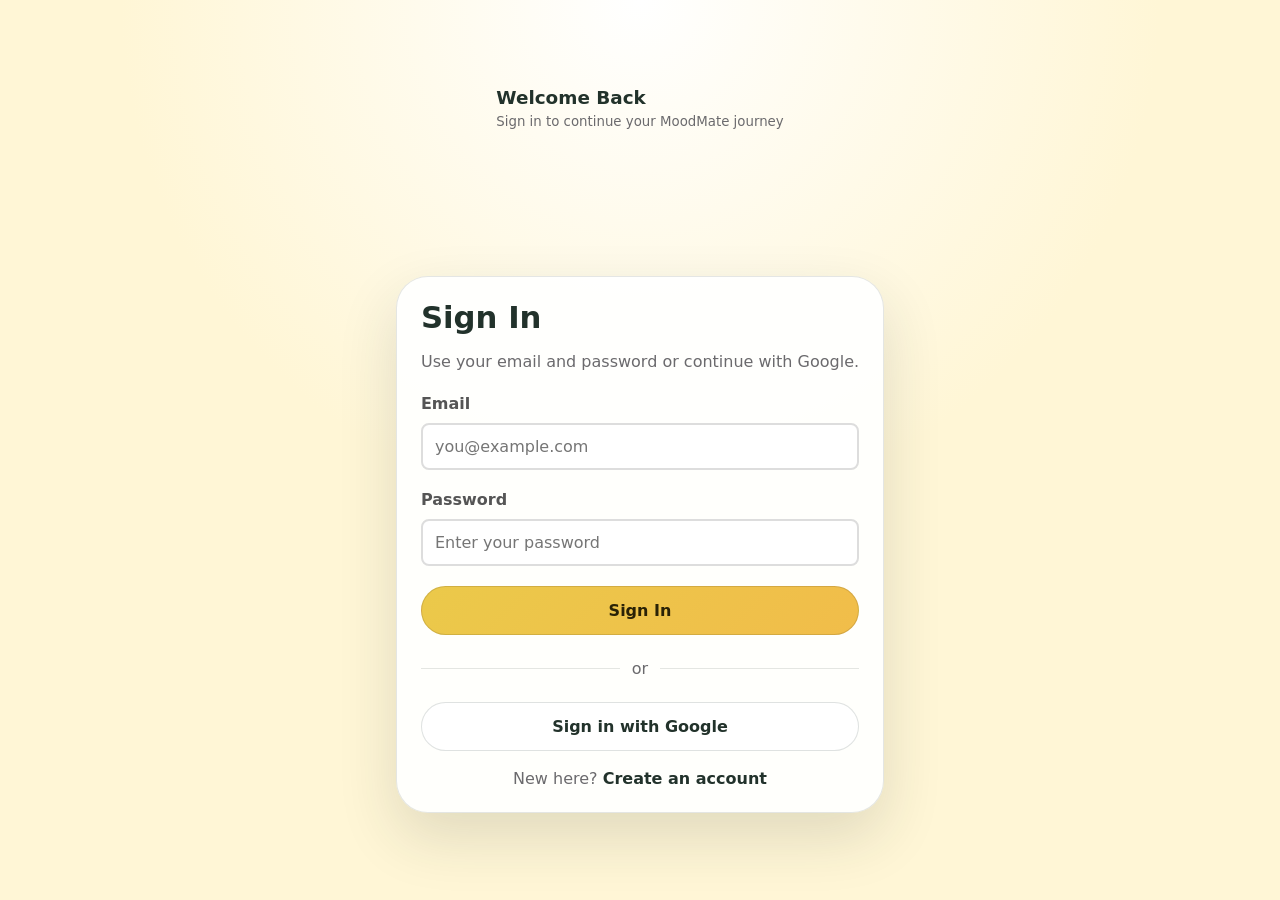
<file: MoodMate/index.html>
<!DOCTYPE html>
<html lang="en">
<head>
    <meta charset="UTF-8">
    <meta name="viewport" content="width=device-width, initial-scale=1.0">
    <title>MoodMate</title>
    <link rel="stylesheet" href="styles.css">
</head>
<body>
    <div class="app-shell">
        <header class="topbar">
            <button class="icon-btn menu-btn" aria-label="Open menu">☰</button>
            <div class="topbar-title">
                <span>MoodMate</span>
                <small>Your daily mood companion</small>
            </div>
            <button id="signOutBtn" class="icon-btn" title="Sign out">⎋</button>
        </header>

        <main class="page-grid">
            <section class="card mood-card">
                <div class="section-header">
                    <p class="eyebrow">Check-in</p>
                    <h1>How are you feeling today?</h1>
                </div>

                <p class="section-copy">Choose the emoji that best matches your current mood.</p>

                <div class="emoji-grid" id="moodOptions">
                    <button type="button" class="emoji-btn" data-mood="Calm" aria-pressed="false">
                        <span class="emoji">😊</span>
                        <span>Calm</span>
                    </button>
                    <button type="button" class="emoji-btn" data-mood="Neutral" aria-pressed="false">
                        <span class="emoji">😐</span>
                        <span>Neutral</span>
                    </button>
                    <button type="button" class="emoji-btn" data-mood="Sad" aria-pressed="false">
                        <span class="emoji">😢</span>
                        <span>Sad</span>
                    </button>
                </div>

                <button id="saveMoodBtn" class="primary-btn">Save Mood</button>
            </section>

            <section class="card summary-card">
                <div class="greeting-row">
                    <p class="eyebrow">Good Morning, <span id="userName">Fahmi</span></p>
                </div>
                <div class="status-card">
                    <div class="status-left">
                        <span class="eyebrow">Mood Today</span>
                        <h2 id="todayMoodLabel">Neutral</h2>
                        <p id="todayMoodMessage">Thanks for checking in! Keep going.</p>
                    </div>
                    <div class="status-emoji" id="todayMoodEmoji">😐</div>
                </div>

                <div class="mood-quote-card">
                    <p class="quote-text" id="moodQuote">Choose how you feel and get a motivating quote tailored to your mood.</p>
                </div>

                <div class="week-summary">
                    <div class="week-title">
                        <span>Your Mood This Week</span>
                        <a href="about.html" class="link-button">Personal Details</a>
                    </div>
                    <div id="weekMoodList" class="week-list"></div>
                </div>
            </section>

            <section class="card talk-card">
                <div class="section-header">
                    <h2>Want to talk about it?</h2>
                </div>
                <p class="section-copy">Tell me how your day is going or ask for advice.</p>
                <textarea id="moodJournal" placeholder="Type how you feel..." rows="4"></textarea>
                <button id="saveJournalBtn" class="secondary-btn">Save Journal Note</button>
            </section>

            <section class="card insights-card">
                <div class="insights-header">
                    <h2>Insights</h2>
                    <select id="insightRange">
                        <option>This month</option>
                        <option>This week</option>
                    </select>
                </div>

                <div class="chart-grid">
                    <div class="chart-bar">
                        <span class="bar-label">Positive</span>
                        <div class="bar-track"><div id="positiveBar" class="bar-fill"></div></div>
                    </div>
                    <div class="chart-bar">
                        <span class="bar-label">Neutral</span>
                        <div class="bar-track"><div id="neutralBar" class="bar-fill neutral"></div></div>
                    </div>
                    <div class="chart-bar">
                        <span class="bar-label">Negative</span>
                        <div class="bar-track"><div id="negativeBar" class="bar-fill negative"></div></div>
                    </div>
                </div>

                <a href="motivation.html" class="secondary-btn full-width">Open Daily Motivation</a>
                <div class="insight-note" id="insightNote">You feel most happy on Fridays!</div>
            </section>
        </main>
    </div>

    <script src="auth.js"></script>
    <script src="script.js"></script>
    <script src="calculator.js"></script>
</body>
</html>
</file>
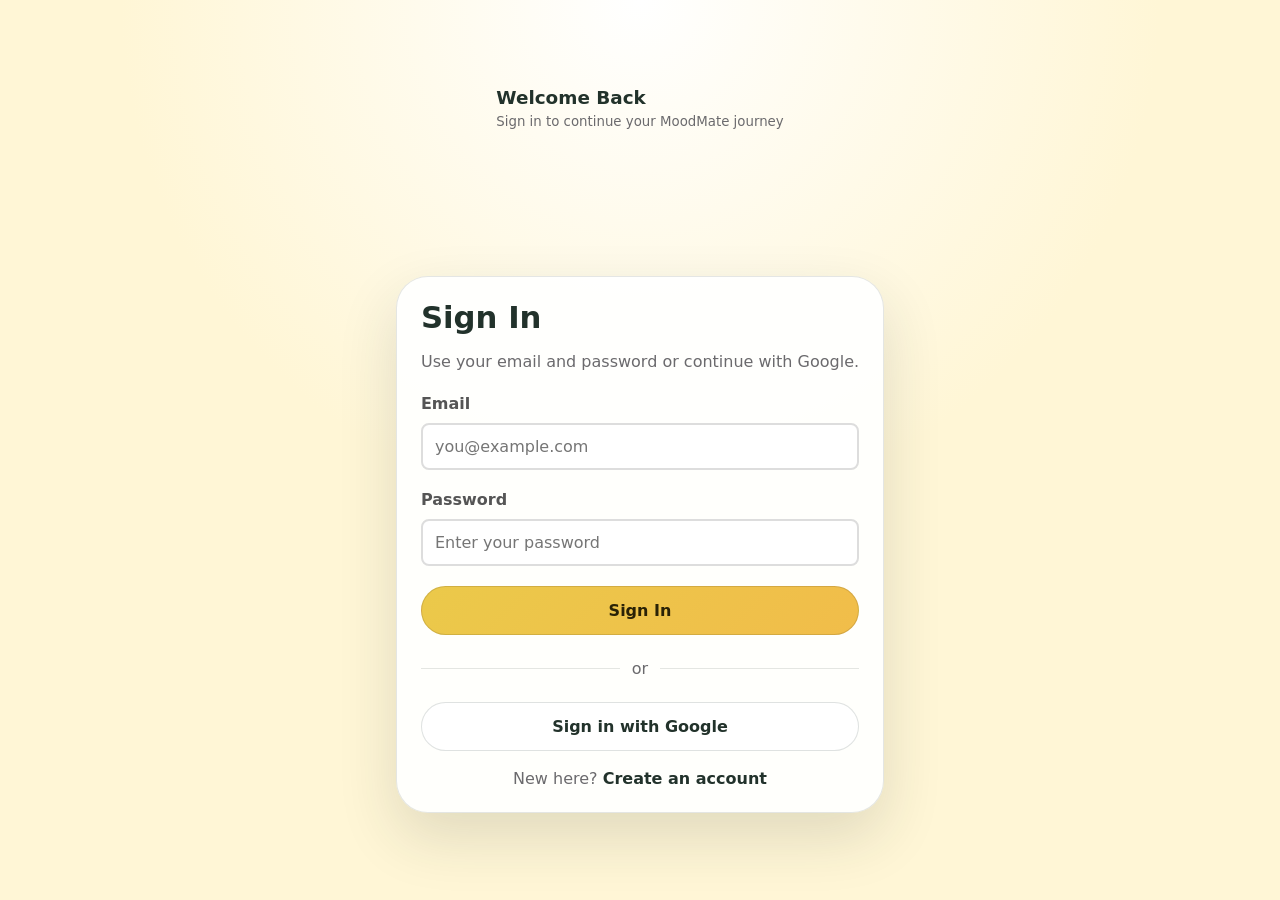
<file: MoodMate/about.html>
<!DOCTYPE html>
<html lang="en">
<head>
    <meta charset="UTF-8">
    <meta name="viewport" content="width=device-width, initial-scale=1.0">
    <title>Personal Details - MoodMate</title>
    <link rel="stylesheet" href="styles.css">
</head>
<body>
    <div class="app-shell">
        <header class="topbar">
            <button class="icon-btn menu-btn" aria-label="Open menu">☰</button>
            <div class="topbar-title">
                <span>Personal Profile</span>
                <small>Help MoodMate personalize your insights</small>
            </div>
            <button id="signOutBtn" class="icon-btn" title="Sign out">⎋</button>
        </header>

        <main class="page-grid single-column">
            <section class="card profile-card">
                <div class="section-header">
                    <h1>Personal Details</h1>
                </div>
                <p class="section-copy">Enter your information to make mood tracking more meaningful.</p>

                <form id="profileForm" action="#" method="POST" onsubmit="return false;">
                    <label for="name">Full Name</label>
                    <input type="text" id="name" name="name" placeholder="Fahmi Rahman" required>

                    <label for="age">Age</label>
                    <input type="number" id="age" name="age" min="13" max="100" placeholder="28" required>

                    <label for="email">Email</label>
                    <input type="email" id="email" name="email" placeholder="you@example.com">

                    <label for="goals">Wellness Goals</label>
                    <textarea id="goals" name="goals" rows="3" placeholder="I want to feel more calm and balanced."></textarea>

                    <button id="saveProfileBtn" class="primary-btn">Save Details</button>
                </form>
            </section>

            <section class="card profile-summary-card">
                <div class="section-header">
                    <h2>Saved Details</h2>
                </div>
                <div id="personalInfo" class="info-panel">
                    <p>No details saved yet.</p>
                </div>
            </section>

            <a href="index.html" class="link-button back-link">← Back to Mood Tracker</a>
        </main>
    </div>

    <script src="auth.js"></script>
    <script src="script.js"></script>
</body>
</html>
</file>
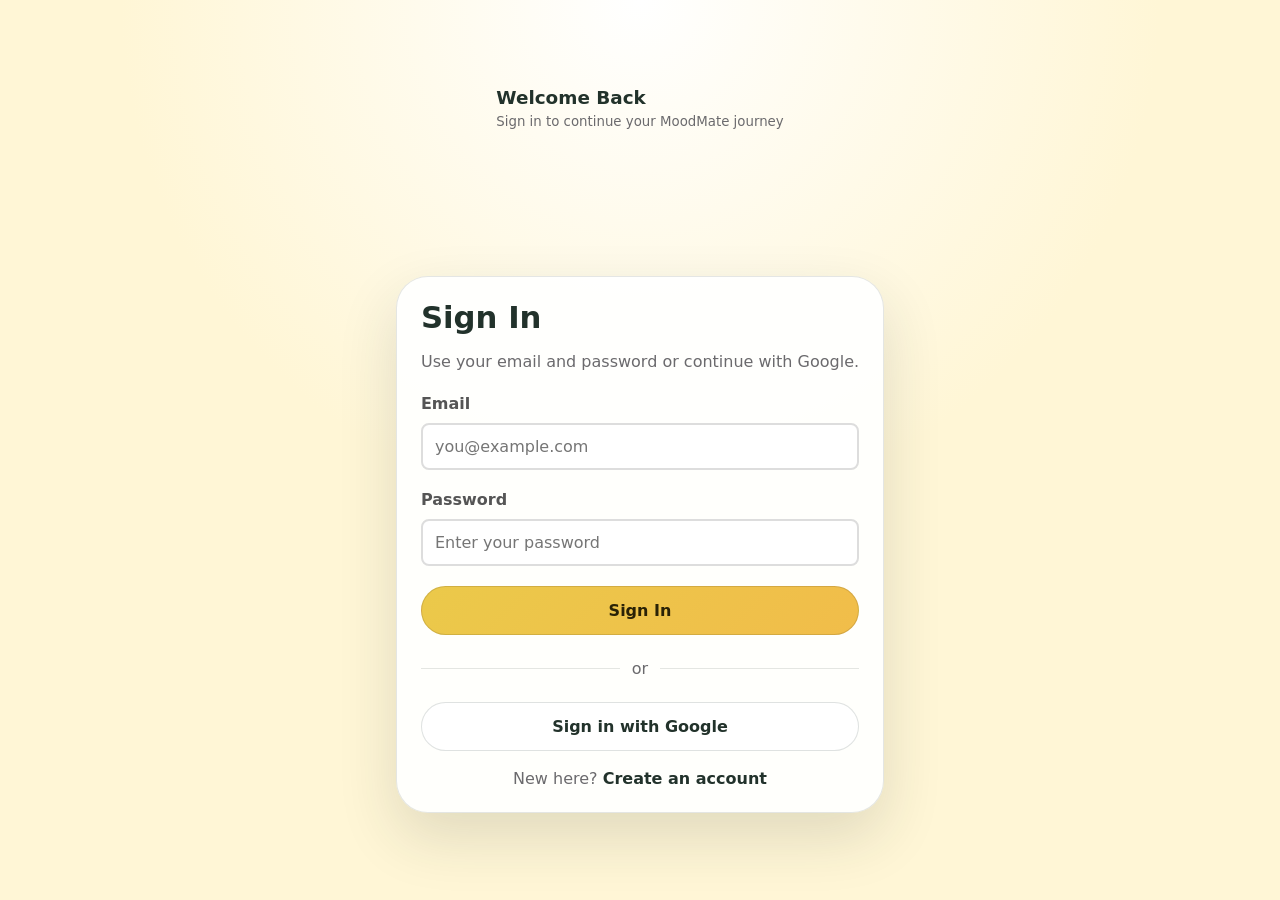
<file: MoodMate/login.html>
<!DOCTYPE html>
<html lang="en">
<head>
    <meta charset="UTF-8">
    <meta name="viewport" content="width=device-width, initial-scale=1.0">
    <title>Sign In - MoodMate</title>
    <link rel="stylesheet" href="styles.css">
    <script src="https://accounts.google.com/gsi/client" async defer></script>
</head>
<body>
    <div class="app-shell auth-shell">
        <header class="topbar">
            <div class="topbar-title">
                <span>Welcome Back</span>
                <small>Sign in to continue your MoodMate journey</small>
            </div>
        </header>

        <main class="page-grid single-column">
            <section class="card auth-card">
                <div class="section-header">
                    <h1>Sign In</h1>
                </div>
                <p class="section-copy">Use your email and password or continue with Google.</p>

                <form id="loginForm" onsubmit="return false;">
                    <label for="loginEmail">Email</label>
                    <input type="email" id="loginEmail" name="email" placeholder="you@example.com" required>

                    <label for="loginPassword">Password</label>
                    <input type="password" id="loginPassword" name="password" placeholder="Enter your password" required>

                    <button id="loginBtn" class="primary-btn">Sign In</button>
                </form>

                <div class="divider"><span>or</span></div>
                <div id="googleSignInBtn" class="google-button">Sign in with Google</div>

                <p class="auth-footer">New here? <a href="signup.html">Create an account</a></p>
            </section>
        </main>
    </div>

    <script src="auth.js"></script>
    <script src="script.js"></script>
</body>
</html>
</file>
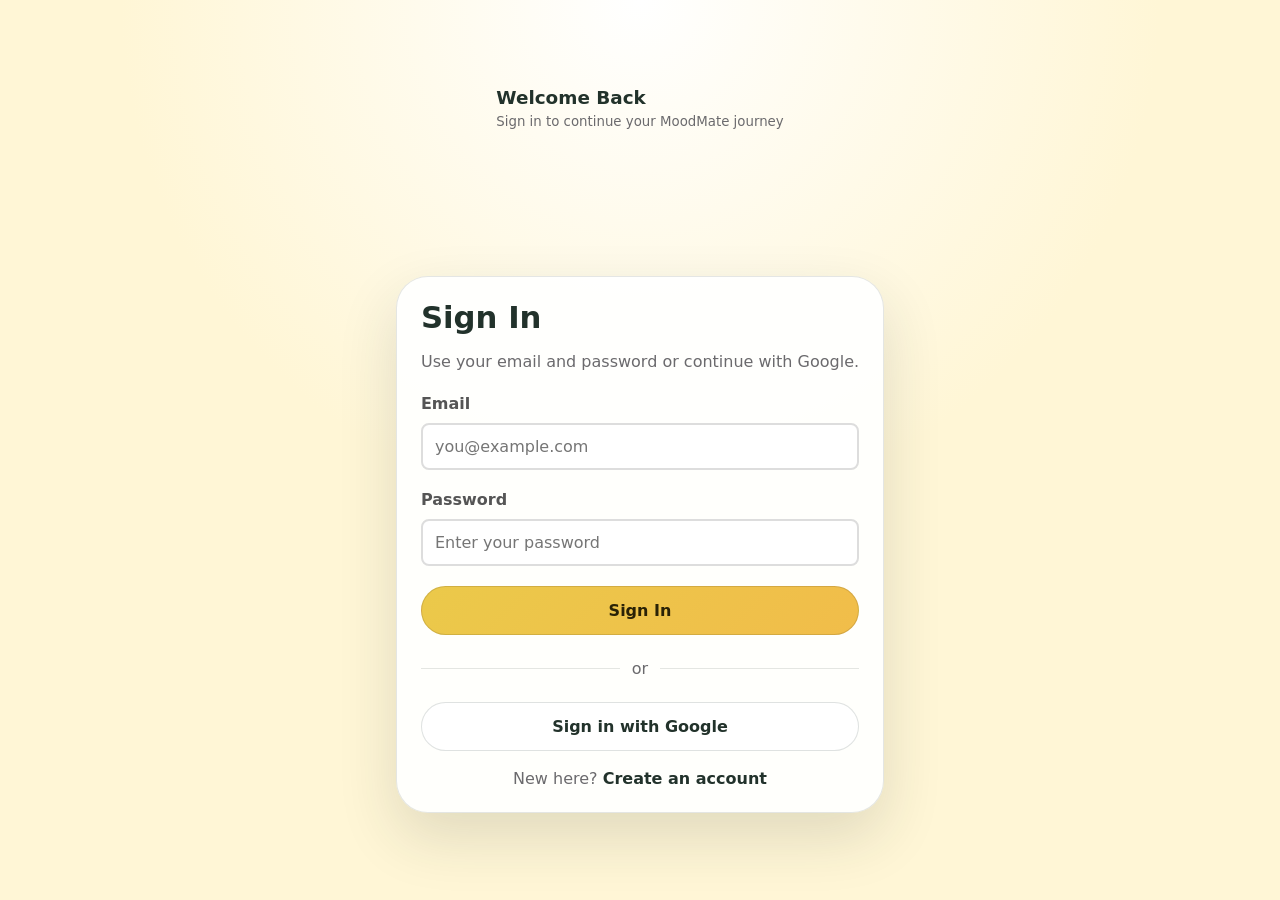
<file: MoodMate/motivation.html>
<!DOCTYPE html>
<html lang="en">
<head>
    <meta charset="UTF-8">
    <meta name="viewport" content="width=device-width, initial-scale=1.0">
    <title>Daily Motivation - MoodMate</title>
    <link rel="stylesheet" href="styles.css">
    <script src="https://accounts.google.com/gsi/client" async defer></script>
</head>
<body>
    <div class="app-shell auth-shell">
        <header class="topbar">
            <button class="icon-btn menu-btn" aria-label="Open menu">☰</button>
            <div class="topbar-title">
                <span>Daily Motivation</span>
                <small>Discover quotes and tips that match your mood.</small>
            </div>
            <button id="signOutBtn" class="icon-btn" title="Sign out">⎋</button>
        </header>

        <main class="page-grid single-column">
            <section class="card motivation-card">
                <div class="section-header">
                    <h1>Find your mindset boost</h1>
                    <p class="section-copy">Choose a mood below to see motivational quotes, calming reminders, and action tips designed to help you win your day.</p>
                </div>

                <div class="motivation-filter">
                    <button type="button" class="active" data-mood="Calm">Calm</button>
                    <button type="button" data-mood="Neutral">Neutral</button>
                    <button type="button" data-mood="Sad">Sad</button>
                </div>

                <div class="motivation-content">
                    <div class="motivation-section">
                        <h2 id="motivationHeader">Calm Motivation</h2>
                        <ul id="motivationalQuotes" class="motivation-list"></ul>
                    </div>

                    <div class="motivation-section">
                        <h2>Actionable tips</h2>
                        <ul id="motivationTips" class="motivation-list"></ul>
                    </div>
                </div>

                <a href="index.html" class="link-button back-link">← Back to Mood Tracker</a>
            </section>
        </main>
    </div>

    <script src="auth.js"></script>
    <script src="script.js"></script>
</body>
</html>
</file>
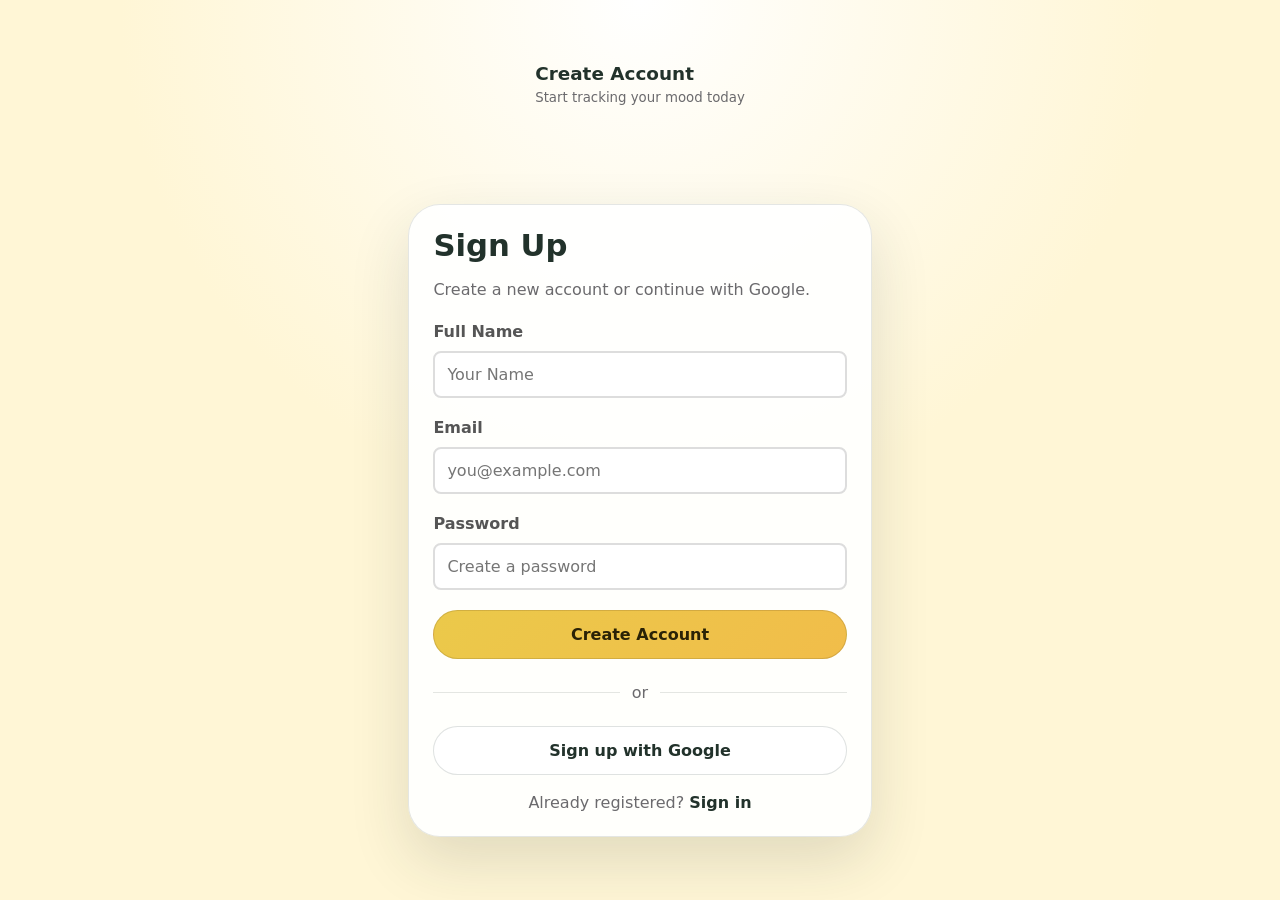
<file: MoodMate/signup.html>
<!DOCTYPE html>
<html lang="en">
<head>
    <meta charset="UTF-8">
    <meta name="viewport" content="width=device-width, initial-scale=1.0">
    <title>Sign Up - MoodMate</title>
    <link rel="stylesheet" href="styles.css">
    <script src="https://accounts.google.com/gsi/client" async defer></script>
</head>
<body>
    <div class="app-shell auth-shell">
        <header class="topbar">
            <div class="topbar-title">
                <span>Create Account</span>
                <small>Start tracking your mood today</small>
            </div>
        </header>

        <main class="page-grid single-column">
            <section class="card auth-card">
                <div class="section-header">
                    <h1>Sign Up</h1>
                </div>
                <p class="section-copy">Create a new account or continue with Google.</p>

                <form id="signupForm" onsubmit="return false;">
                    <label for="signupName">Full Name</label>
                    <input type="text" id="signupName" name="name" placeholder="Your Name" required>

                    <label for="signupEmail">Email</label>
                    <input type="email" id="signupEmail" name="email" placeholder="you@example.com" required>

                    <label for="signupPassword">Password</label>
                    <input type="password" id="signupPassword" name="password" placeholder="Create a password" required>

                    <button id="signupBtn" class="primary-btn">Create Account</button>
                </form>

                <div class="divider"><span>or</span></div>
                <div id="googleSignUpBtn" class="google-button">Sign up with Google</div>

                <p class="auth-footer">Already registered? <a href="login.html">Sign in</a></p>
            </section>
        </main>
    </div>

    <script src="auth.js"></script>
    <script src="script.js"></script>
</body>
</html>
</file>
<file: MoodMate/styles.css>
* {
    margin: 0;
    padding: 0;
    box-sizing: border-box;
}

:root {
    --page-bg: #fff6d6;
    --card-bg: rgba(255, 255, 255, 0.92);
    --text: #22322b;
    --muted: #6b6a6d;
    --primary: #7bd77b;
    --primary-dark: #4ab54a;
    --secondary: #eed97f;
    --border: rgba(34, 50, 43, 0.12);
    --shadow: 0 24px 60px rgba(34, 50, 43, 0.14);
}

body {
    font-family: 'Inter', system-ui, sans-serif;
    background: radial-gradient(circle at top, rgba(255, 255, 255, 0.95), var(--page-bg) 45%);
    min-height: 100vh;
    color: var(--text);
}

button,
select,
textarea,
input {
    font: inherit;
}

.app-shell {
    max-width: 1040px;
    margin: 0 auto;
    padding: 24px;
}

.topbar {
    display: flex;
    align-items: center;
    justify-content: space-between;
    gap: 16px;
    margin-bottom: 22px;
}

.topbar-title {
    display: grid;
    gap: 6px;
}

.topbar-title span {
    font-size: 1.15rem;
    font-weight: 700;
}

.topbar-title small {
    color: var(--muted);
}

.topbar-avatar {
    min-width: 44px;
    min-height: 44px;
    border-radius: 50%;
    background: #ffe36c;
    color: #2f2b18;
    display: grid;
    place-items: center;
    font-weight: 700;
    box-shadow: 0 14px 30px rgba(34, 50, 43, 0.12);
}

.icon-btn {
    background: rgba(255, 255, 255, 0.7);
    border: 1px solid var(--border);
    color: var(--text);
    width: 44px;
    height: 44px;
    border-radius: 16px;
    cursor: pointer;
    transition: transform 0.2s ease, background 0.2s ease;
}

.icon-btn:hover {
    transform: translateY(-1px);
    background: white;
}

.page-grid {
    display: grid;
    grid-template-columns: 1.25fr 0.95fr;
    gap: 22px;
}

.single-column {
    grid-template-columns: 1fr;
}

.card {
    background: var(--card-bg);
    border: 1px solid var(--border);
    border-radius: 32px;
    padding: 24px;
    box-shadow: var(--shadow);
}

.section-header {
    display: flex;
    flex-direction: column;
    gap: 10px;
    margin-bottom: 16px;
}

.eyebrow {
    color: #a58b43;
    font-size: 0.9rem;
    font-weight: 700;
    text-transform: uppercase;
    letter-spacing: 0.12em;
}

h1,
h2 {
    font-weight: 800;
    line-height: 1.05;
}

h1 {
    font-size: clamp(1.9rem, 2.4vw, 2.4rem);
}

h2 {
    font-size: 1.6rem;
}

.section-copy {
    color: var(--muted);
    line-height: 1.6;
    margin-bottom: 20px;
}

.emoji-grid {
    display: grid;
    grid-template-columns: repeat(3, minmax(0, 1fr));
    gap: 16px;
    margin-bottom: 20px;
}

.emoji-btn {
    background: rgba(255, 255, 255, 0.85);
    border: 1px solid transparent;
    border-radius: 24px;
    padding: 18px 12px;
    display: grid;
    gap: 10px;
    justify-items: center;
    color: var(--text);
    cursor: pointer;
    transition: transform 0.2s ease, border-color 0.2s ease, background 0.2s ease;
}

.emoji-btn:hover,
.emoji-btn.active {
    border-color: rgba(106, 141, 84, 0.32);
    background: #f6ffe6;
    transform: translateY(-1px);
}

.emoji {
    font-size: 2.3rem;
    line-height: 1;
}

.primary-btn,
.secondary-btn,
.link-button,
.back-link {
    display: inline-flex;
    align-items: center;
    justify-content: center;
    gap: 8px;
    border-radius: 999px;
    border: none;
    padding: 14px 20px;
    font-weight: 700;
    cursor: pointer;
    transition: transform 0.2s ease, background 0.2s ease;
}

.primary-btn {
    width: 100%;
    background: linear-gradient(135deg, #ebc94a, #f1bd4a);
    color: #2a2206;
    border: 1px solid rgba(43, 34, 8, 0.14);
}

.secondary-btn {
    width: 100%;
    background: white;
    border: 1px solid rgba(34, 50, 43, 0.14);
    color: var(--text);
}

.link-button,
.back-link {
    width: fit-content;
    background: rgba(255, 255, 255, 0.82);
    color: var(--text);
    text-decoration: none;
    border: 1px solid rgba(34, 50, 43, 0.12);
}

.full-width {
    width: 100%;
}

.primary-btn:hover,
.secondary-btn:hover,
.link-button:hover,
.back-link:hover {
    transform: translateY(-1px);
}

.status-card {
    display: grid;
    grid-template-columns: 1.4fr 0.8fr;
    gap: 18px;
    align-items: center;
    padding: 22px;
    background: linear-gradient(135deg, #ddf4ca, #fdf8d9);
    border-radius: 28px;
}

.mood-quote-card {
    margin-top: 18px;
    padding: 18px 20px;
    border-radius: 24px;
    background: rgba(255, 255, 255, 0.92);
    border: 1px solid rgba(34, 50, 43, 0.08);
}

.quote-text {
    color: #3e4b34;
    font-size: 0.98rem;
    line-height: 1.7;
}

.motivation-filter {
    display: flex;
    gap: 12px;
    flex-wrap: wrap;
    margin-bottom: 24px;
}

.motivation-filter button {
    background: rgba(255, 255, 255, 0.9);
    border: 1px solid rgba(34, 50, 43, 0.14);
    border-radius: 999px;
    padding: 12px 18px;
    cursor: pointer;
    font-weight: 700;
    transition: transform 0.2s ease, background 0.2s ease;
}

.motivation-filter button.active,
.motivation-filter button:hover {
    background: #f5f8ff;
    transform: translateY(-1px);
}

.motivation-content {
    display: grid;
    gap: 24px;
}

.motivation-section {
    background: rgba(255, 255, 255, 0.95);
    border: 1px solid rgba(34, 50, 43, 0.08);
    border-radius: 24px;
    padding: 22px;
}

.motivation-list {
    list-style: none;
    display: grid;
    gap: 12px;
    padding-left: 0;
    margin-top: 16px;
}

.motivation-list li {
    background: #f7f9ff;
    padding: 14px 16px;
    border-radius: 18px;
    color: #29313d;
    line-height: 1.6;
}

.status-left h2 {
    margin-top: 8px;
}

.status-left p {
    color: var(--muted);
    line-height: 1.6;
}

.status-emoji {
    font-size: 3rem;
    display: grid;
    place-items: center;
    width: 88px;
    height: 88px;
    border-radius: 24px;
    background: rgba(255, 255, 255, 0.86);
    border: 1px solid rgba(234, 232, 180, 0.8);
}

.week-summary {
    margin-top: 22px;
}

.week-title {
    display: flex;
    align-items: center;
    justify-content: space-between;
    gap: 16px;
    margin-bottom: 14px;
    color: var(--muted);
}

.week-list {
    display: grid;
    grid-template-columns: repeat(6, minmax(0, 1fr));
    gap: 10px;
}

.week-item {
    background: white;
    border: 1px solid rgba(34, 50, 43, 0.08);
    border-radius: 18px;
    padding: 12px;
    text-align: center;
    color: var(--text);
}

.week-item .emoji {
    display: block;
    margin-bottom: 8px;
}

textarea {
    width: 100%;
    min-height: 120px;
    padding: 16px;
    border-radius: 24px;
    border: 1px solid rgba(34, 50, 43, 0.12);
    background: white;
    resize: vertical;
    color: var(--text);
    line-height: 1.7;
}

select {
    width: 160px;
    border-radius: 999px;
    border: 1px solid rgba(34, 50, 43, 0.14);
    padding: 12px 16px;
    background: white;
    color: var(--text);
}

.insights-header {
    display: flex;
    align-items: center;
    justify-content: space-between;
    gap: 16px;
    margin-bottom: 22px;
}

.chart-grid {
    display: grid;
    gap: 16px;
    margin-bottom: 18px;
}

.chart-bar {
    display: grid;
    gap: 10px;
}

.bar-label {
    font-size: 0.95rem;
    color: var(--muted);
}

.bar-track {
    height: 18px;
    background: rgba(34, 50, 43, 0.08);
    border-radius: 999px;
    overflow: hidden;
}

.bar-fill {
    width: 40%;
    height: 100%;
    background: #6ec66e;
    border-radius: 999px;
    transition: width 0.4s ease;
}

.bar-fill.neutral {
    background: #f2c96f;
}

.bar-fill.negative {
    background: #f9a57a;
}

.insight-note {
    margin-top: 18px;
    color: var(--text);
    font-weight: 600;
}

.profile-card,
.profile-summary-card {
    display: grid;
    gap: 18px;
}

.info-panel {
    background: rgba(255, 255, 255, 0.82);
    border: 1px solid rgba(34, 50, 43, 0.08);
    border-radius: 24px;
    padding: 18px;
    color: var(--text);
    min-height: 140px;
}

.info-panel p,
.info-panel li {
    color: var(--muted);
    line-height: 1.7;
}

.info-panel ul {
    list-style: none;
    display: grid;
    gap: 10px;
}

.auth-shell {
    min-height: 100vh;
    display: grid;
    place-items: center;
    padding: 24px;
    background: radial-gradient(circle at top, rgba(255, 255, 255, 0.95), var(--page-bg) 50%);
}

.auth-card {
    max-width: 520px;
    margin: 0 auto;
}

.divider {
    display: flex;
    align-items: center;
    gap: 12px;
    color: var(--muted);
    margin: 24px 0;
}

.divider::before,
.divider::after {
    content: '';
    flex: 1;
    height: 1px;
    background: rgba(34, 50, 43, 0.12);
}

.google-button {
    display: inline-flex;
    align-items: center;
    justify-content: center;
    width: 100%;
    padding: 14px 18px;
    border-radius: 999px;
    background: white;
    border: 1px solid rgba(34, 50, 43, 0.14);
    color: var(--text);
    font-weight: 700;
    cursor: pointer;
    transition: transform 0.2s ease, box-shadow 0.2s ease;
}

.google-button:hover {
    transform: translateY(-1px);
    box-shadow: 0 8px 24px rgba(34, 50, 43, 0.08);
}

.auth-footer {
    text-align: center;
    color: var(--muted);
    margin-top: 18px;
}

.auth-footer a {
    color: var(--text);
    font-weight: 700;
    text-decoration: none;
}

label {
    display: block;
    margin-bottom: 10px;
    font-weight: bold;
    color: #555;
}

input[type="text"],
input[type="number"],
input[type="email"],
input[type="password"],
textarea {
    width: 100%;
    padding: 12px;
    border: 2px solid #ddd;
    border-radius: 8px;
    font-size: 16px;
    margin-bottom: 20px;
    transition: border 0.3s;
}

input[type="text"]:focus,
input[type="number"]:focus,
input[type="email"]:focus,
input[type="password"]:focus,
textarea:focus {
    border-color: #667eea;
    outline: none;
}

    .page-grid {
        grid-template-columns: 1fr;
    }
}

@media (max-width: 640px) {
    .app-shell {
        padding: 16px;
    }

    .emoji-grid {
        grid-template-columns: repeat(2, minmax(0, 1fr));
    }

    .week-list {
        grid-template-columns: repeat(3, minmax(0, 1fr));
    }

    .status-card {
        grid-template-columns: 1fr;
    }

    .topbar {
        flex-wrap: wrap;
        justify-content: flex-start;
    }
}
</file>
